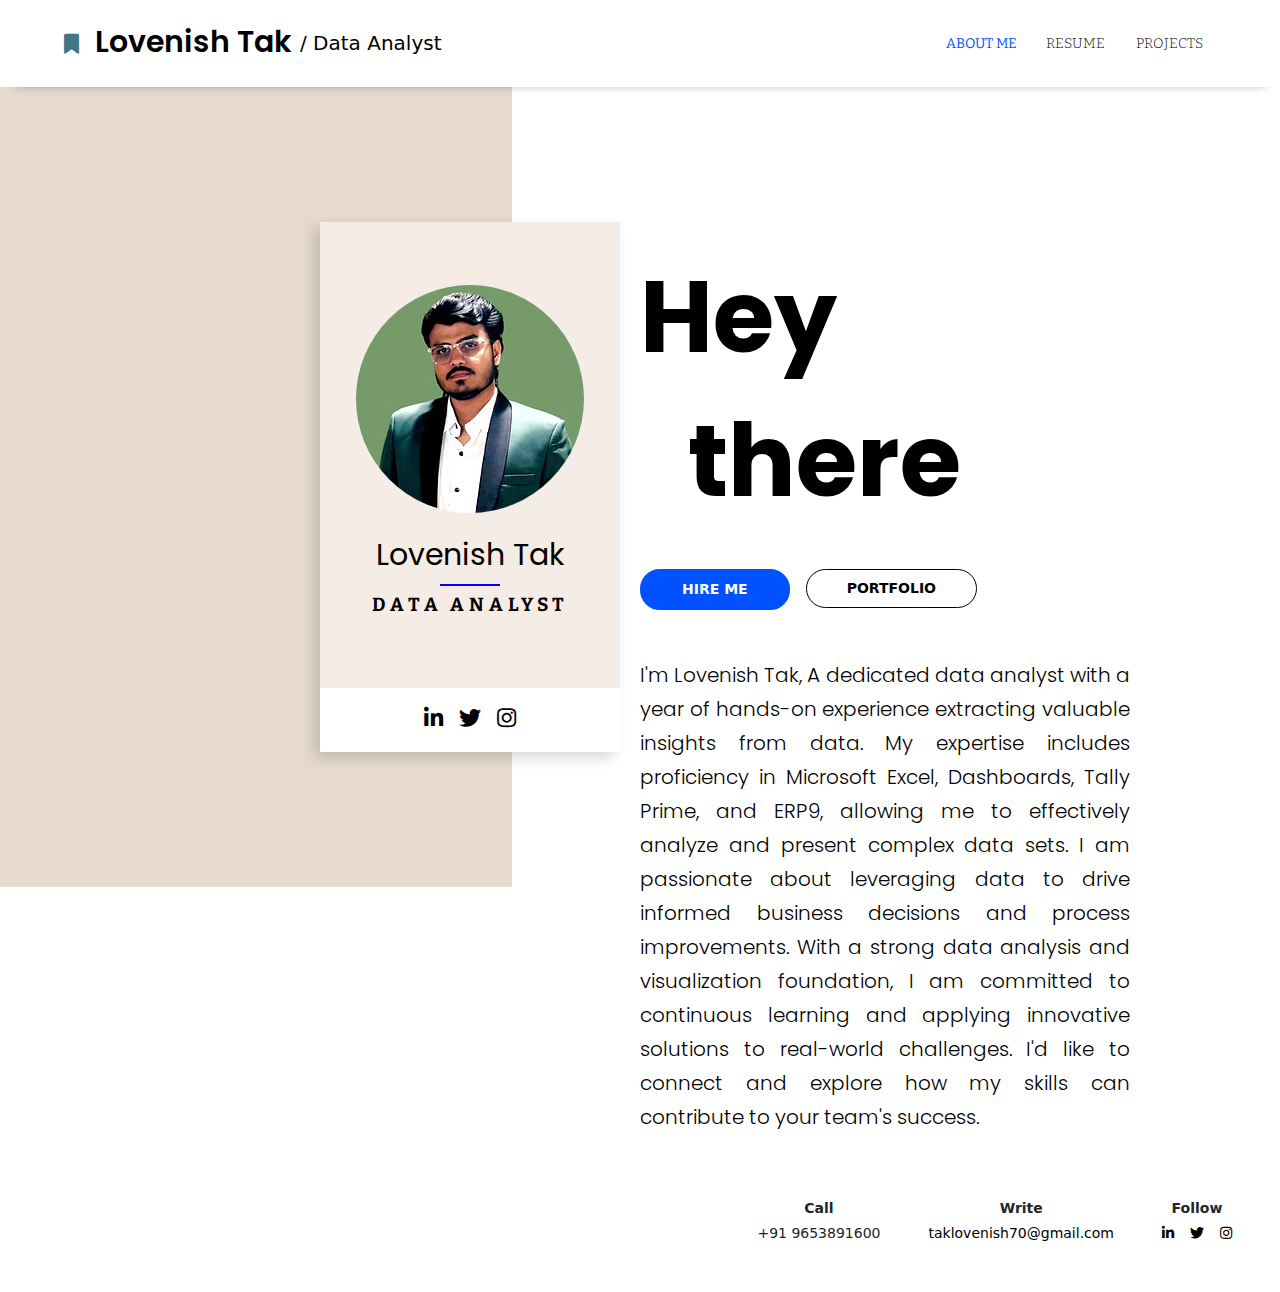
<file: index.html>
<!DOCTYPE html>
<html lang="en">

<head>
    <meta charset="UTF-8">
    <meta name="viewport" content="width=device-width, initial-scale=1.0">
    <title>Lovenish | About Me</title>
    <link rel="icon" href="images/logo.png" type="image/x-icon">
    <!-- font awesome cdn START -->
    <link rel="stylesheet" href="https://cdnjs.cloudflare.com/ajax/libs/font-awesome/6.7.2/css/all.min.css"
        integrity="sha512-Evv84Mr4kqVGRNSgIGL/F/aIDqQb7xQ2vcrdIwxfjThSH8CSR7PBEakCr51Ck+w+/U6swU2Im1vVX0SVk9ABhg=="
        crossorigin="anonymous" referrerpolicy="no-referrer" />
    <!-- font awesome cdn END -->
    <!-- bootstrap cdn start -->
    <link href="https://cdn.jsdelivr.net/npm/bootstrap@5.3.3/dist/css/bootstrap.min.css" rel="stylesheet"
        integrity="sha384-QWTKZyjpPEjISv5WaRU9OFeRpok6YctnYmDr5pNlyT2bRjXh0JMhjY6hW+ALEwIH" crossorigin="anonymous">
    <!-- bootstrap cdn End -->
    <!-- Poppins font cdn start -->
    <link
        href="https://fonts.googleapis.com/css2?family=Poppins:ital,wght@0,100;0,200;0,300;0,400;0,500;0,600;0,700;0,800;0,900;1,100;1,200;1,300;1,400;1,500;1,600;1,700;1,800;1,900&display=swap"
        rel="stylesheet">
    <!-- Poppins font cdn end -->
    <!-- bitter font cdn start -->
    <link
        href="https://fonts.googleapis.com/css2?family=Bitter:ital,wght@0,100..900;1,100..900&family=Poppins:ital,wght@0,100;0,200;0,300;0,400;0,500;0,600;0,700;0,800;0,900;1,100;1,200;1,300;1,400;1,500;1,600;1,700;1,800;1,900&display=swap"
        rel="stylesheet">
    <!-- bitter font cdn end -->
    <!-- menu cdn start -->
    <link rel="stylesheet" href="https://cdnjs.cloudflare.com/ajax/libs/font-awesome/5.7.2/css/all.min.css">
    <!-- menu cdn end  -->
    <link rel="stylesheet" href="css/style.css">
    <link rel="stylesheet" href="css/media.css">
</head>

<body>
    <!-- header start -->
    <header>
        <div class="topbar">
            <div class="px-xl-5 px-2">
                <div class="row px-3 py-4 d-flex justify-content-between">
                    <div class="col-md-6 col-sm-8 xyzzz d-flex justify-content-start gap-3 align-items-center">
                        <i class="fa-solid fa-bookmark pointer"></i>
                        <a href="#" class="leptop-visiable">
                            <div class="d-flex gap-2 align-items-end">
                                <h1 class="Poppins name-header">Lovenish Tak <br></h1>
                                <h5 class="fw-light">/ Data Analyst</h5>
                            </div>
                        </a>
                        <a href="#" class="mobile-visiable" style="width: 100%;">
                            <div class="gap-2 align-items-end">
                                <h1 class="Poppins name-header">Lovenish Tak <br></h1>
                                <h5 class="fw-light">&nbsp; Data Analyst</h5>
                            </div>
                        </a>
                    </div>
                    <div class="wrapper mobile-visiable">
                        <div class="icon nav-icon-5">
                            <span></span>
                            <span></span>
                            <span></span>
                        </div>
                    </div>
                    <div class="col-6 d-flex justify-content-end top-right gap-lg-0 gap-5">
                        <div
                            class="col-lg-2 col-12 d-flex justify-content-center align-items-center text-uppercase fs-small">
                            <a href="#" class="primary-active">About Me</a>
                        </div>
                        <div
                            class="col-lg-2 col-12 d-flex justify-content-center align-items-center text-uppercase fs-small">
                            <a href="resume.html" class="hover-primary">Resume</a>
                        </div>
                        <div
                            class="col-lg-2 col-12 d-flex justify-content-center align-items-center text-uppercase fs-small">
                            <a href="projects.html" class="hover-primary">Projects</a>
                        </div>
                    </div>

                </div>
            </div>
        </div>
    </header>
    <!-- header end -->
    <!-- main section start -->
    <div class="main d-flex justify-content-between">
        <div class="main-left">

        </div>
        <div class="px-xl-4 px-0 main-center d-flex align-items-center">
            <div class="persnal-card">
                <div class="pc-tp d-flex justify-content-center align-items-center">
                    <div class="d-flex flex-column align-items-center">
                        <img src="images/Prosnal_card.jpg" width="228px" height="228px" alt="profile" class="img-fluid rounded-circle">
                        <h1 class="Poppins name-header mt-4 fw-normal default">Lovenish Tak</h1>
                        <div class="hr1 mt-2"></div>
                        <h5 class="mt-2 text-uppercase txt--1 default">Data Analyst</h5>
                    </div>
                </div>
                <div class="pc-bt d-flex justify-content-center align-items-center">
                    <a target="_blank" href="https://www.linkedin.com/in/lovenish-tak-859a64293/" class="mx-3">
                        <i class="fa-brands fa-linkedin-in"></i>
                    </a>
                    <a target="_blank" class="new-tab" href="https://x.com/LovenishTak" class="mx-3">
                        <i class="fa-brands fa-twitter"></i>
                    </a>
                    <a target="_blank" href="https://www.instagram.com/lovenish_tak24?igsh=MTE3Zzh6ZXBmajF5OQ==" class="mx-3">
                        <i class="fab fa-instagram"></i>
                    </a>
                </div>
            </div>
        </div>
        <div class="main-right">
            <div class="mr-tp leptop-visiable">
                <h1 class="ht-big default">Hey</h1>
                <h1 class="ht-big ms-5 mt-4 default">there</h1>
            </div>
            <div class="btns-of-hire d-flex gap-3 mt-5">
                <a href="resume.html"><button class="btn-1">Hire Me</button></a>
                <a href="projects.html"><button class="btn-2">Portfolio</button></a>
            </div>
            <div class="mr-tp mobile-visiable mt-5">
                <h1 class="ht-big default">Hey</h1>
                <h1 class="ht-big ms-3 default">there</h1>
            </div>
            <div class="para">
                <p class="mt-xl-5">
                    I'm Lovenish Tak, A dedicated data analyst with a year of hands-on experience extracting
                    valuable insights from data. My expertise includes proficiency in Microsoft Excel, Dashboards, Tally
                    Prime, and ERP9, allowing me to effectively analyze and present complex data sets. I am passionate
                    about leveraging data to drive informed business decisions and process improvements. With a strong
                    data analysis and visualization foundation, I am committed to continuous learning and applying
                    innovative solutions to real-world challenges. I'd like to connect and explore how my skills can
                    contribute to your team's success.
                </p>
            </div>
        </div>
    </div>
    <!-- main section end -->
    <!-- footer saction start -->
    <footer>
        <div class="footer d-flex justify-content-end p-5 gap-5">
            <div class="ft-boxes d-flex flex-column gap-1 align-items-center">
                <div class="fw-bold default">Call</div>
                <div class="fw-light pointer">
                    +91 9653891600
                </div>
            </div>
            <div class="ft-boxes d-flex flex-column gap-1 align-items-center">
                <div class="fw-bold default">Write</div>
                <div class="fw-light pointer">
                    <a data-auto-recognition="true" href="mailto:taklovenish70@gmail.com" class="wixui-rich-text__text">taklovenish70@gmail.com</a>
                </div>
            </div>
            <div class="ft-boxes d-flex flex-column gap-1 align-items-center">
                <div class="fw-bold default">Follow</div>
                <div class="ft-boxes-iconss d-flex gap-3">
                    <a target="_blank" href="https://www.linkedin.com/in/lovenish-tak-859a64293/"><i class="fa-brands fa-linkedin-in"></i></a>
                    <a class="new-tab" target="_blank" href="https://x.com/LovenishTak"><i class="fa-brands fa-twitter"></i></a>
                    <a target="_blank" href="https://www.instagram.com/lovenish_tak24?igsh=MTE3Zzh6ZXBmajF5OQ=="><i class="fab fa-instagram"></i></a>
                </div>
            </div>
        </div>
    </footer>
    <!-- footer saction end -->
</body>
<!-- bootstrap cdn start -->
<script src="https://cdn.jsdelivr.net/npm/bootstrap@5.3.3/dist/js/bootstrap.bundle.min.js"
    integrity="sha384-YvpcrYf0tY3lHB60NNkmXc5s9fDVZLESaAA55NDzOxhy9GkcIdslK1eN7N6jIeHz"
    crossorigin="anonymous"></script>
<!-- bootstrap cdn end -->
<script src="js/app.js"></script>

</html>
</file>
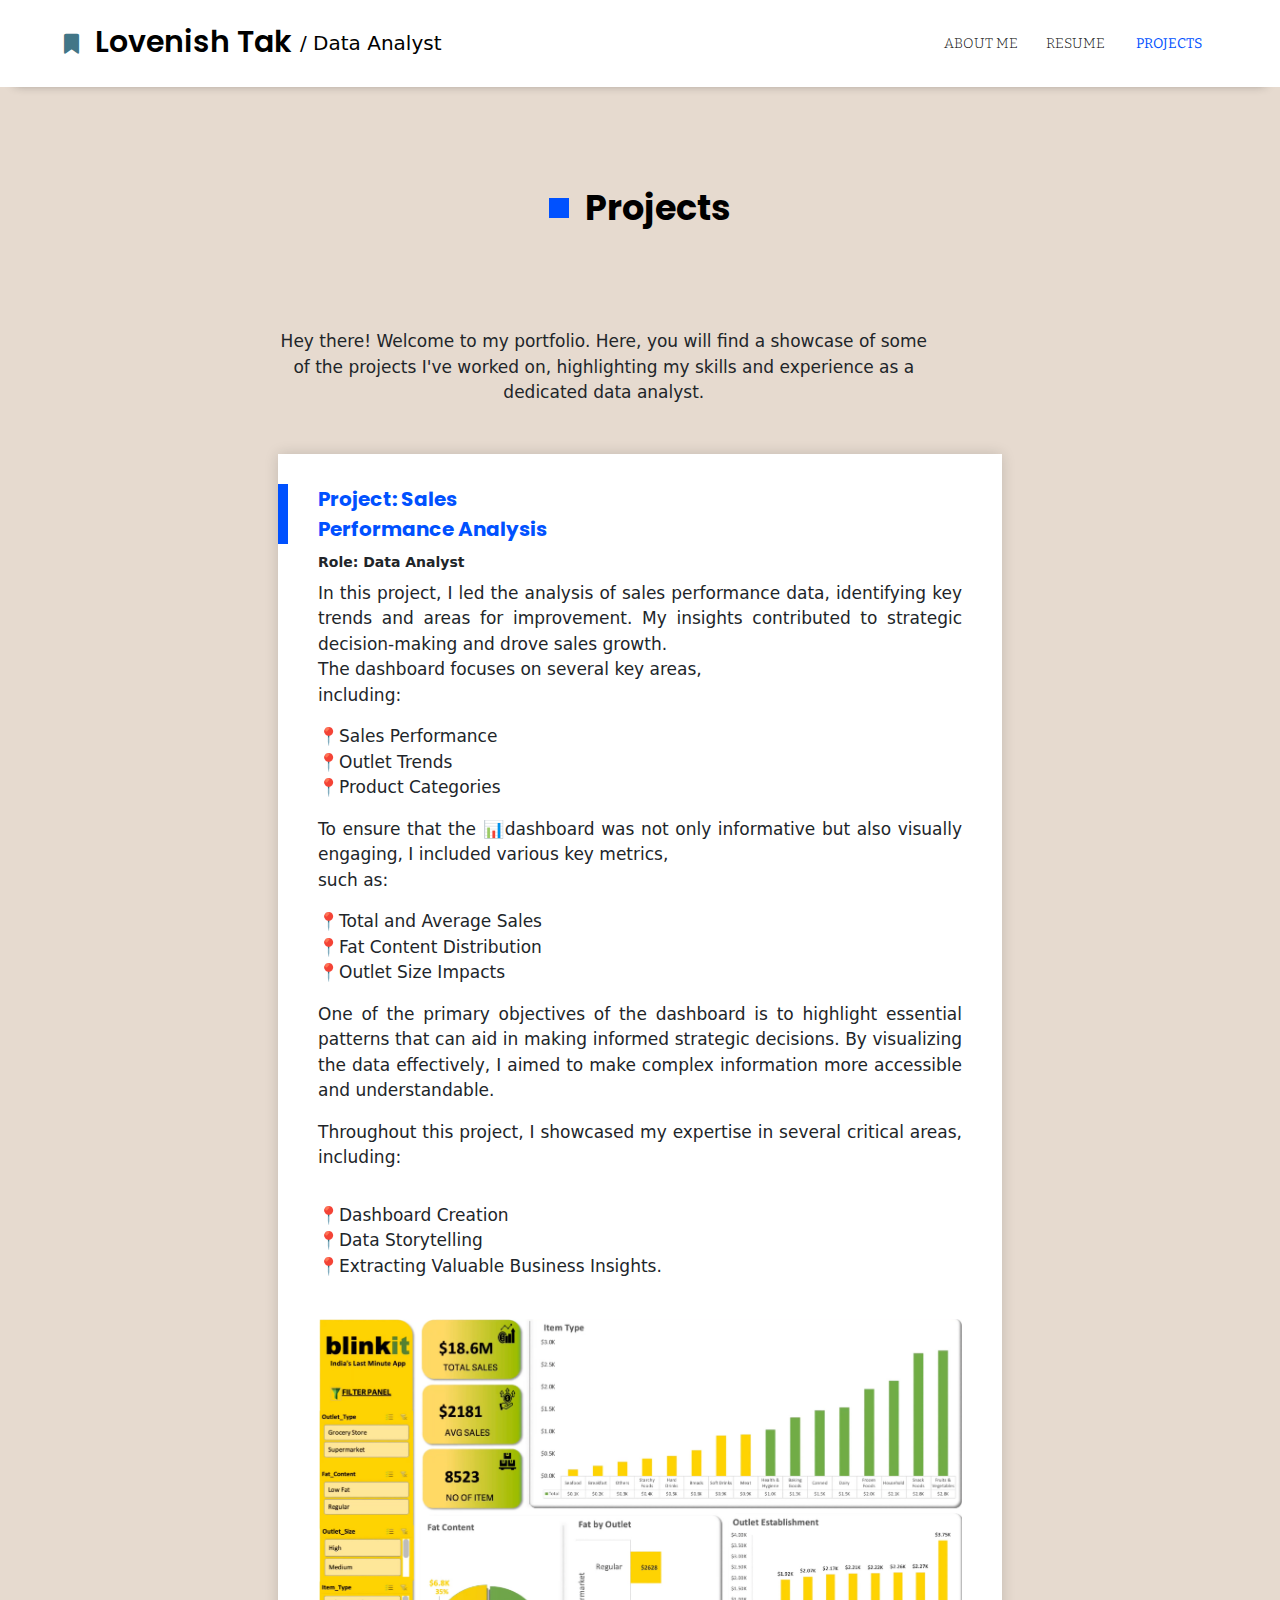
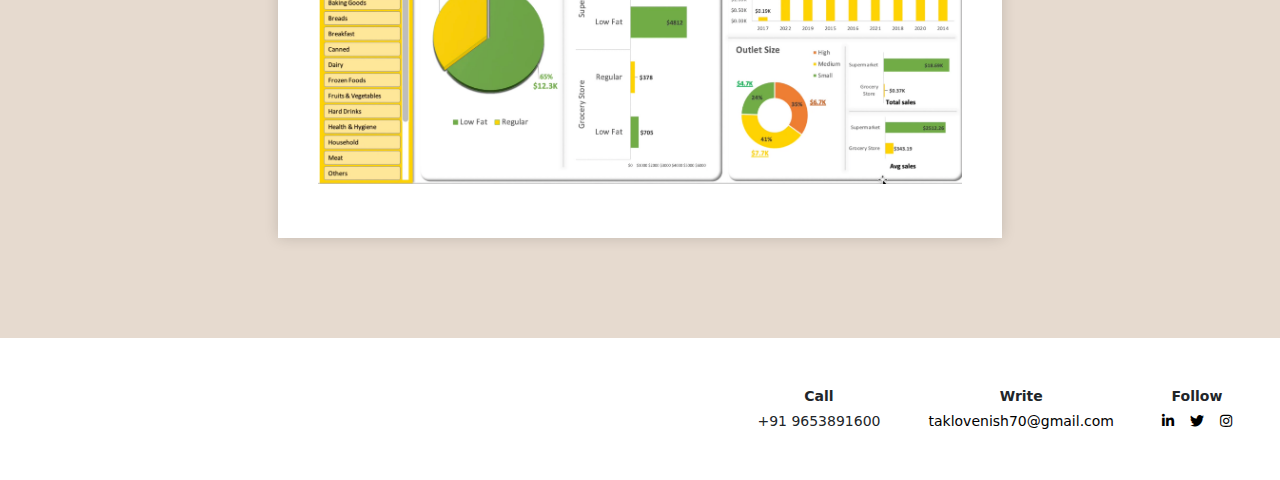
<file: projects.html>
<!DOCTYPE html>
<html lang="en">

<head>
    <meta charset="UTF-8">
    <meta name="viewport" content="width=device-width, initial-scale=1.0">
    <title>Lovenish | Projects</title>
    <link rel="icon" href="images/logo.png" type="image/x-icon">
    <!-- font awesome cdn START -->
    <link rel="stylesheet" href="https://cdnjs.cloudflare.com/ajax/libs/font-awesome/6.7.2/css/all.min.css"
        integrity="sha512-Evv84Mr4kqVGRNSgIGL/F/aIDqQb7xQ2vcrdIwxfjThSH8CSR7PBEakCr51Ck+w+/U6swU2Im1vVX0SVk9ABhg=="
        crossorigin="anonymous" referrerpolicy="no-referrer" />
    <!-- font awesome cdn END -->
    <!-- bootstrap cdn start -->
    <link href="https://cdn.jsdelivr.net/npm/bootstrap@5.3.3/dist/css/bootstrap.min.css" rel="stylesheet"
        integrity="sha384-QWTKZyjpPEjISv5WaRU9OFeRpok6YctnYmDr5pNlyT2bRjXh0JMhjY6hW+ALEwIH" crossorigin="anonymous">
    <!-- bootstrap cdn End -->
    <!-- Poppins font cdn start -->
    <link
        href="https://fonts.googleapis.com/css2?family=Poppins:ital,wght@0,100;0,200;0,300;0,400;0,500;0,600;0,700;0,800;0,900;1,100;1,200;1,300;1,400;1,500;1,600;1,700;1,800;1,900&display=swap"
        rel="stylesheet">
    <!-- Poppins font cdn end -->
    <!-- bitter font cdn start -->
    <link
        href="https://fonts.googleapis.com/css2?family=Bitter:ital,wght@0,100..900;1,100..900&family=Poppins:ital,wght@0,100;0,200;0,300;0,400;0,500;0,600;0,700;0,800;0,900;1,100;1,200;1,300;1,400;1,500;1,600;1,700;1,800;1,900&display=swap"
        rel="stylesheet">
    <!-- bitter font cdn end -->
    <!-- menu cdn start -->
    <link rel="stylesheet" href="https://cdnjs.cloudflare.com/ajax/libs/font-awesome/5.7.2/css/all.min.css">
    <!-- menu cdn end  -->
    <link rel="stylesheet" href="css/style.css">
    <link rel="stylesheet" href="css/media.css">
</head>

<body>
    <!-- header start -->
    <header>
        <div class="topbar">
            <div class="px-xl-5 px-2">
                <div class="row px-3 py-4 d-flex justify-content-between">
                    <div class="col-md-6 col-sm-8 xyzzz d-flex justify-content-start gap-3 align-items-center">
                        <i class="fa-solid fa-bookmark pointer"></i>
                        <a href="index.html" class="leptop-visiable">
                            <div class="d-flex gap-2 align-items-end">
                                <h1 class="Poppins name-header">Lovenish Tak <br></h1>
                                <h5 class="fw-light">/ Data Analyst</h5>
                            </div>
                        </a>
                        <a href="index.html" class="mobile-visiable" style="width: 100%;">
                            <div class="gap-2 align-items-end">
                                <h1 class="Poppins name-header">Lovenish Tak <br></h1>
                                <h5 class="fw-light">&nbsp; Data Analyst</h5>
                            </div>
                        </a>
                    </div>
                    <div class="wrapper mobile-visiable">
                        <div class="icon nav-icon-5">
                            <span></span>
                            <span></span>
                            <span></span>
                        </div>
                    </div>
                    <div class="col-6 d-flex justify-content-end top-right gap-lg-0 gap-5">
                        <div
                            class="col-lg-2 col-12 d-flex justify-content-center align-items-center text-uppercase fs-small">
                            <a href="index.html" class="hover-primary">About Me</a>
                        </div>
                        <div
                            class="col-lg-2 col-12 d-flex justify-content-center align-items-center text-uppercase fs-small">
                            <a href="resume.html" class="hover-primary">Resume</a>
                        </div>
                        <div
                            class="col-lg-2 col-12 d-flex justify-content-center align-items-center text-uppercase fs-small">
                            <a href="#" class="primary-active">Projects</a>
                        </div>
                    </div>

                </div>
            </div>
        </div>
    </header>
    <!-- header end -->
    <!-- main section start -->
    <div class="main-resume">
        <div class="main-resume-child">
            <div class="resume-heading d-flex align-items-center justify-content-center gap-3">
                <div class="box-blue"></div>
                <h1 class="Poppins m-0 default" style="font-size: 35px; font-weight: bold;">Projects</h1>
            </div>
            <div class="para-1">
                <p class="fs-smaller text-center" style="width: 90%;">
                    Hey there! Welcome to my portfolio. Here, you will find a showcase of some of the projects I've
                    worked on, highlighting my skills and experience as a dedicated data analyst.
                </p>
            </div>
            <div class="containers-boxs d-flex mt-5 flex-column" style="padding-bottom: 30px; padding-top: 30px;">
                <div class="c-b-left">
                    <div class="position-relative Poppins m-0 exp-text default fs-small-1">
                        <div class="c-b-l-left-box"></div>
                        <div>
                            <div>
                                Project: Sales
                            </div>
                            <div>
                                Performance Analysis
                            </div>
                        </div>
                    </div>
                </div>
                <div class="fw-bold fs-smallest my-2">Role: Data Analyst</div>
                <div class="para-1">
                    <p class="fs-smaller text-justify">In this project, I led the analysis of sales performance data,
                        identifying key trends and areas
                        for improvement. My insights contributed to strategic decision-making and drove sales growth.
                    </p>
                    <p class="fs-smaller text-justify">The dashboard focuses on several key areas,</p>
                    <p class="fs-smaller text-justify">including:</p>
                </div>
                <div class="para-1 my-3">
                    <p class="fs-smaller text-justify">
                        📍Sales Performance
                    </p>
                    <p class="fs-smaller text-justify">
                        📍Outlet Trends
                    </p>
                    <p class="fs-smaller text-justify">
                        📍Product Categories
                    </p>
                </div>
                <div class="para-1">
                    <p class="fs-smaller text-justify">To ensure that the 📊dashboard was not only informative but also
                        visually engaging, I included various key metrics,
                    </p>
                    <p class="fs-smaller text-justify">such as:</p>
                </div>
                <div class="para-1 my-3">
                    <p class="fs-smaller text-justify">
                        📍Total and Average Sales
                    </p>
                    <p class="fs-smaller text-justify">
                        📍Fat Content Distribution
                    </p>
                    <p class="fs-smaller text-justify">
                        📍Outlet Size Impacts
                    </p>
                </div>
                <div class="para-1">
                    <p class="fs-smaller text-justify">One of the primary objectives of the dashboard is to highlight
                        essential patterns that can aid in making informed strategic decisions. By visualizing the data
                        effectively, I aimed to make complex information more accessible and understandable.
                    </p>
                    <p class="fs-smaller text-justify my-3">Throughout this project, I showcased my expertise in several critical areas, including:</p>
                </div>
                <div class="para-1 my-3">
                    <p class="fs-smaller text-justify">
                        📍Dashboard Creation
                    </p>
                    <p class="fs-smaller text-justify">
                        📍Data Storytelling
                    </p>
                    <p class="fs-smaller text-justify">
                        📍Extracting Valuable Business Insights.
                    </p>
                </div>
                <div class="Product-img my-4">
                    <img src="images/product.png" alt="" width="100%">
                </div>
            </div>
        </div>
    </div>
    <!-- main section end -->
    <!-- footer saction start -->
    <footer>
        <div class="footer d-flex justify-content-end p-5 gap-5">
            <div class="ft-boxes d-flex flex-column gap-1 align-items-center">
                <div class="fw-bold default">Call</div>
                <div class="fw-light pointer">
                    +91 9653891600
                </div>
            </div>
            <div class="ft-boxes d-flex flex-column gap-1 align-items-center">
                <div class="fw-bold default">Write</div>
                <div class="fw-light pointer">
                    <a data-auto-recognition="true" href="mailto:taklovenish70@gmail.com" class="wixui-rich-text__text">taklovenish70@gmail.com</a>
                </div>
            </div>
            <div class="ft-boxes d-flex flex-column gap-1 align-items-center">
                <div class="fw-bold default">Follow</div>
                <div class="ft-boxes-iconss d-flex gap-3">
                    <a class="new-tab" href="https://www.linkedin.com/in/lovenish-tak-859a64293/" target="_blank"><i
                            class="fa-brands fa-linkedin-in"></i></a>
                    <a class="new-tab" href="https://x.com/LovenishTak"><i class="fa-brands fa-twitter"></i></a>
                    <a class="new-tab" href="https://www.instagram.com/lovenish_tak24?igsh=MTE3Zzh6ZXBmajF5OQ==" target="_blank"><i
                            class="fab fa-instagram"></i></a>
                </div>
            </div>
        </div>
    </footer>
    <!-- footer saction end -->
</body>
<!-- bootstrap cdn start -->
<script src="https://cdn.jsdelivr.net/npm/bootstrap@5.3.3/dist/js/bootstrap.bundle.min.js"
    integrity="sha384-YvpcrYf0tY3lHB60NNkmXc5s9fDVZLESaAA55NDzOxhy9GkcIdslK1eN7N6jIeHz"
    crossorigin="anonymous"></script>
<!-- bootstrap cdn end -->
<script src="js/app.js"></script>

</html>
</file>
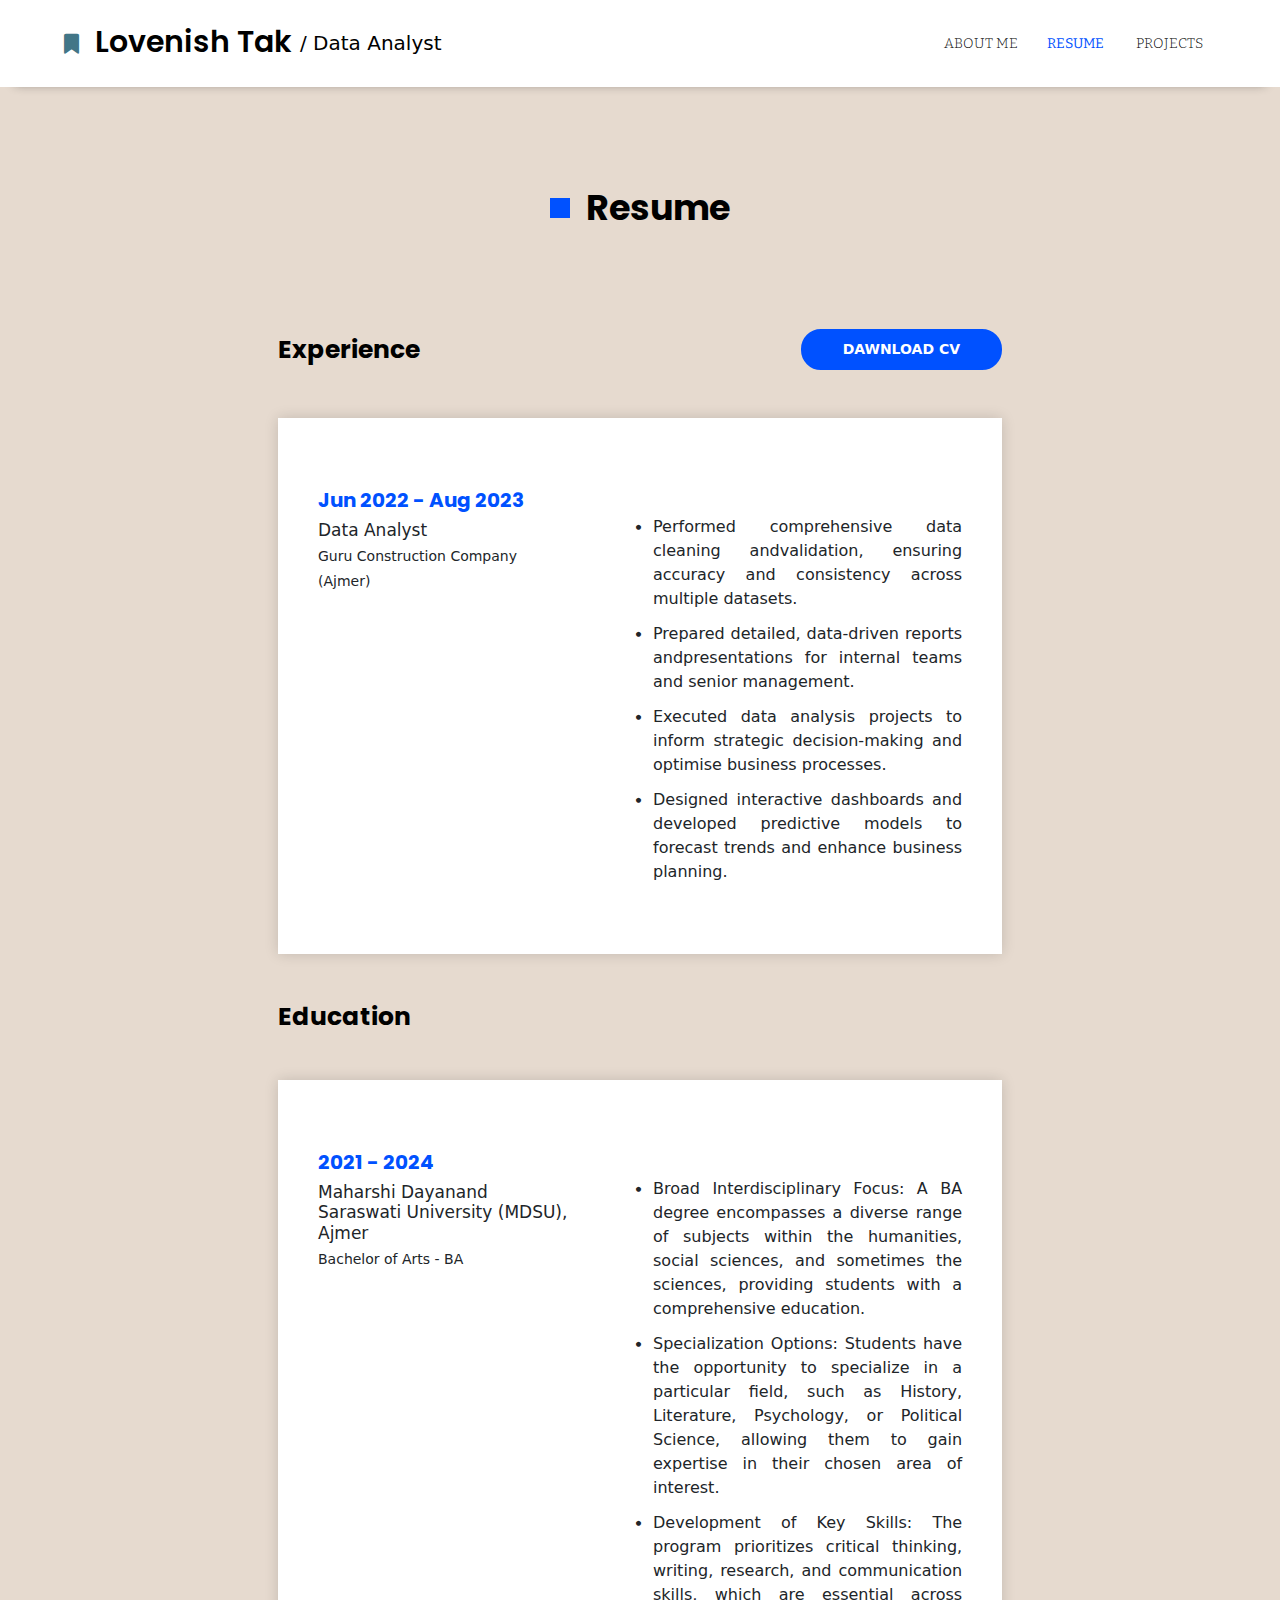
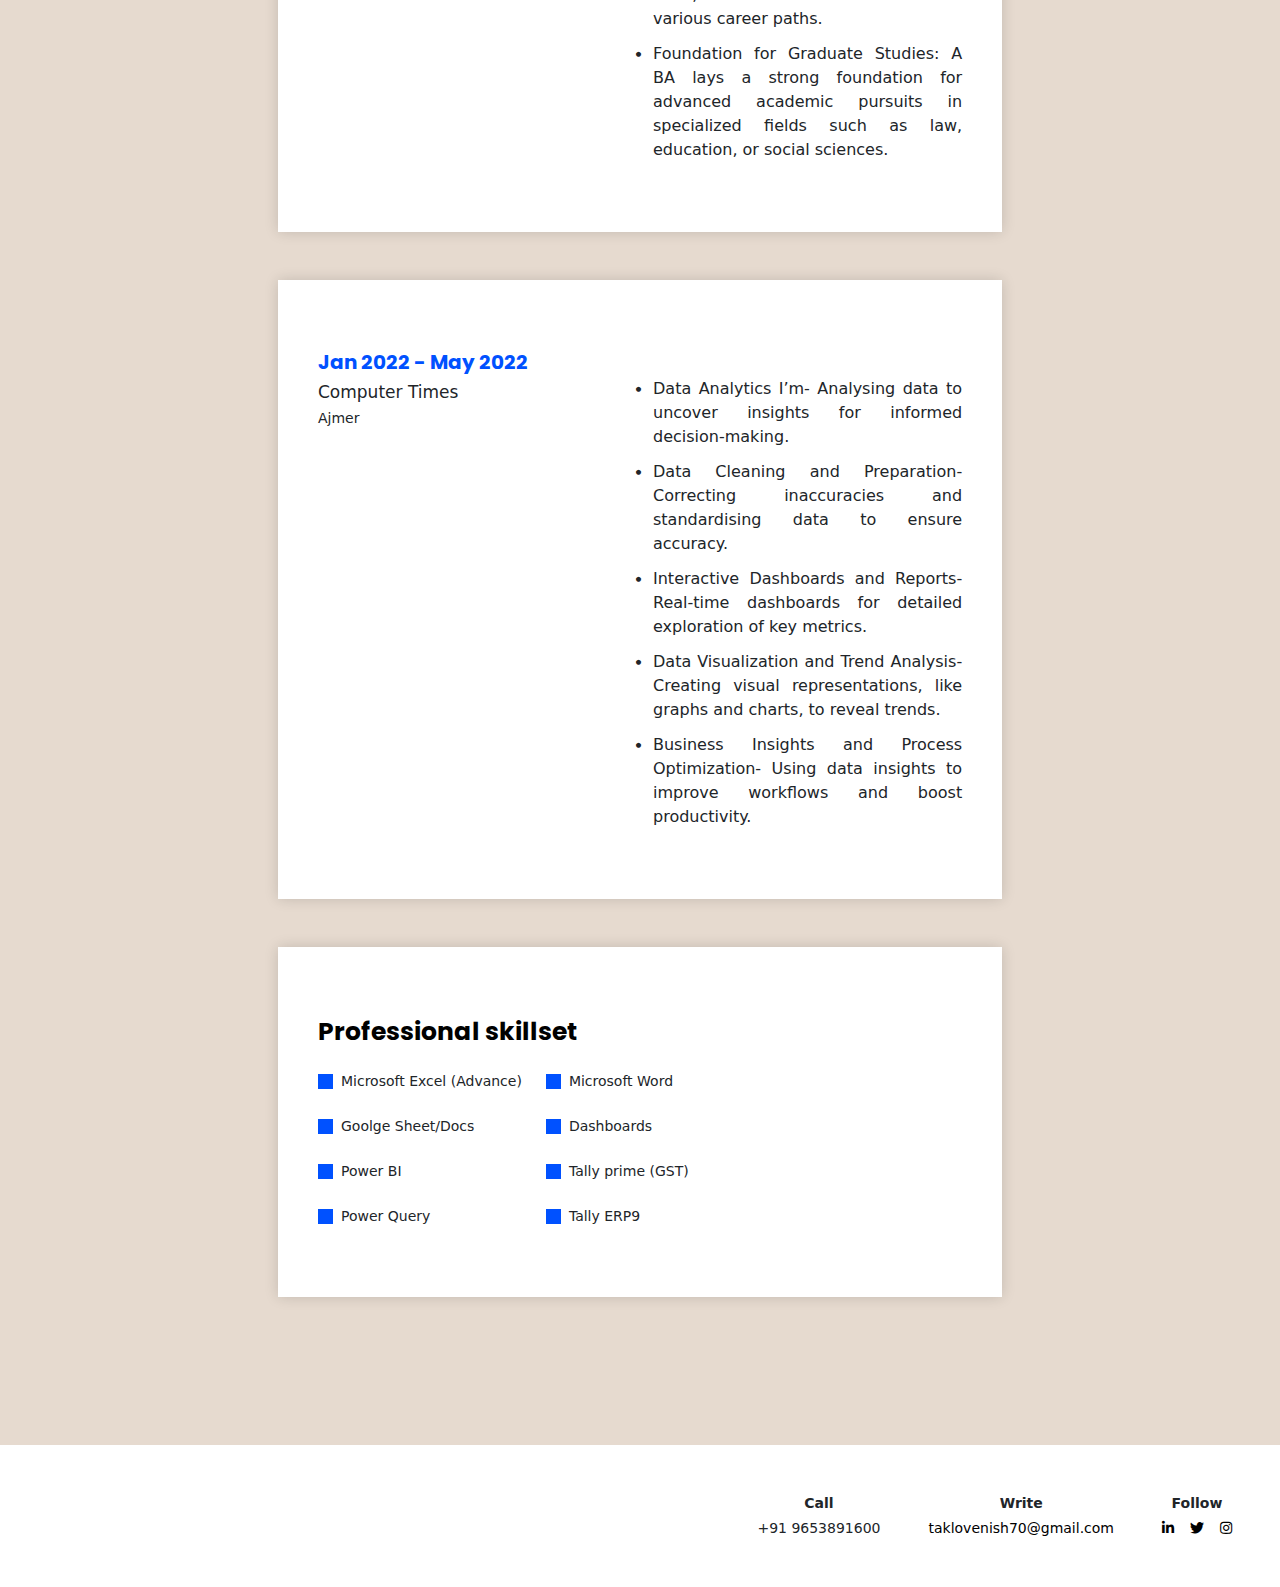
<file: resume.html>
<!DOCTYPE html>
<html lang="en">

<head>
    <meta charset="UTF-8">
    <meta name="viewport" content="width=device-width, initial-scale=1.0">
    <title>Lovenish | Resume</title>
    <link rel="icon" href="images/logo.png" type="image/x-icon">
    <!-- font awesome cdn START -->
    <link rel="stylesheet" href="https://cdnjs.cloudflare.com/ajax/libs/font-awesome/6.7.2/css/all.min.css"
        integrity="sha512-Evv84Mr4kqVGRNSgIGL/F/aIDqQb7xQ2vcrdIwxfjThSH8CSR7PBEakCr51Ck+w+/U6swU2Im1vVX0SVk9ABhg=="
        crossorigin="anonymous" referrerpolicy="no-referrer" />
    <!-- font awesome cdn END -->
    <!-- bootstrap cdn start -->
    <link href="https://cdn.jsdelivr.net/npm/bootstrap@5.3.3/dist/css/bootstrap.min.css" rel="stylesheet"
        integrity="sha384-QWTKZyjpPEjISv5WaRU9OFeRpok6YctnYmDr5pNlyT2bRjXh0JMhjY6hW+ALEwIH" crossorigin="anonymous">
    <!-- bootstrap cdn End -->
    <!-- Poppins font cdn start -->
    <link
        href="https://fonts.googleapis.com/css2?family=Poppins:ital,wght@0,100;0,200;0,300;0,400;0,500;0,600;0,700;0,800;0,900;1,100;1,200;1,300;1,400;1,500;1,600;1,700;1,800;1,900&display=swap"
        rel="stylesheet">
    <!-- Poppins font cdn end -->
    <!-- bitter font cdn start -->
    <link
        href="https://fonts.googleapis.com/css2?family=Bitter:ital,wght@0,100..900;1,100..900&family=Poppins:ital,wght@0,100;0,200;0,300;0,400;0,500;0,600;0,700;0,800;0,900;1,100;1,200;1,300;1,400;1,500;1,600;1,700;1,800;1,900&display=swap"
        rel="stylesheet">
    <!-- bitter font cdn end -->
    <!-- menu cdn start -->
    <link rel="stylesheet" href="https://cdnjs.cloudflare.com/ajax/libs/font-awesome/5.7.2/css/all.min.css">
    <!-- menu cdn end  -->
    <link rel="stylesheet" href="css/style.css">
    <link rel="stylesheet" href="css/media.css">
</head>

<body>
    <!-- header start -->
    <header>
        <div class="topbar">
            <div class="px-xl-5 px-2">
                <div class="row px-3 py-4 d-flex justify-content-between">
                    <div class="col-md-6 col-sm-8 xyzzz d-flex justify-content-start gap-3 align-items-center">
                        <i class="fa-solid fa-bookmark pointer"></i>
                        <a href="index.html" class="leptop-visiable">
                            <div class="d-flex gap-2 align-items-end">
                                <h1 class="Poppins name-header">Lovenish Tak <br></h1>
                                <h5 class="fw-light">/ Data Analyst</h5>
                            </div>
                        </a>
                        <a href="index.html" class="mobile-visiable" style="width: 100%;">
                            <div class="gap-2 align-items-end">
                                <h1 class="Poppins name-header">Lovenish Tak <br></h1>
                                <h5 class="fw-light">&nbsp; Data Analyst</h5>
                            </div>
                        </a>
                    </div>
                    <div class="wrapper mobile-visiable">
                        <div class="icon nav-icon-5">
                            <span></span>
                            <span></span>
                            <span></span>
                        </div>
                    </div>
                    <div class="col-6 d-flex justify-content-end top-right gap-lg-0 gap-5">
                        <div
                            class="col-lg-2 col-12 d-flex justify-content-center align-items-center text-uppercase fs-small">
                            <a href="index.html" class="hover-primary">About Me</a>
                        </div>
                        <div
                            class="col-lg-2 col-12 d-flex justify-content-center align-items-center text-uppercase fs-small">
                            <a href="#" class="primary-active">Resume</a>
                        </div>
                        <div
                            class="col-lg-2 col-12 d-flex justify-content-center align-items-center text-uppercase fs-small">
                            <a href="projects.html" class="hover-primary">Projects</a>
                        </div>
                    </div>

                </div>
            </div>
        </div>
    </header>
    <!-- header end -->
    <!-- main section start -->
    <div class="main-resume">
        <div class="main-resume-child">
            <div class="resume-heading d-flex align-items-center justify-content-center gap-3">
                <div class="box-blue"></div>
                <h1 class="Poppins m-0 default" style="font-size: 35px; font-weight: bold;">Resume</h1>
            </div>
            <div class="exprinance-box pb-5 c-cont d-flex justify-content-between align-items-center">
                <h2 class="Poppins m-0 exp-text default">Experience</h2>
                <a target="_blank"
                    href="https://fe3f4414-8031-40b7-83a2-69cc32b15b9b.filesusr.com/ugd/b59332_52e3d81aab14425ca236630691284f66.pdf">
                    <button class="btn-1">Dawnload CV</button>
                </a>
            </div>
            <div class="containers-boxs d-flex ">
                <div class="c-b-left">
                    <h3 class="Poppins m-0 exp-text default fs-small-1">Jun 2022 - Aug 2023</h3>
                    <h6 class="fw-normal my-2 fs-smaller default">Data Analyst</h6>
                    <h6 class="fw-normal my-2 default fs-smallest">Guru Construction Company</h6>
                    <h6 class="fw-normal my-2 default fs-smallest">(Ajmer)</h6>
                </div>
                <div class="c-b-right mt-4 d-flex flex-column gap-2">
                    <div class="row roww-1 d-flex align-items-start">
                        <div class="col-1 px-2 w-max">
                            <i class="fa-solid fa-circle fs-smallest" style="font-size: 5px;"></i>
                        </div>
                        <div class="col-11 margin-top default text-justify px-1">
                            Performed comprehensive data cleaning andvalidation, ensuring accuracy and consistency
                            across multiple datasets.
                        </div>
                    </div>
                    <div class="row roww-1 d-flex align-items-start">
                        <div class="col-1 px-2 w-max">
                            <i class="fa-solid fa-circle fs-smallest" style="font-size: 5px;"></i>
                        </div>
                        <div class="col-11 margin-top default text-justify px-1">
                            Prepared detailed, data-driven reports andpresentations for internal teams and senior
                            management.
                        </div>
                    </div>
                    <div class="row roww-1 d-flex align-items-start">
                        <div class="col-1 px-2 w-max">
                            <i class="fa-solid fa-circle fs-smallest" style="font-size: 5px;"></i>
                        </div>
                        <div class="col-11 margin-top default text-justify px-1">
                            Executed data analysis projects to inform strategic decision-making and optimise business
                            processes.
                        </div>
                    </div>
                    <div class="row roww-1 d-flex align-items-start">
                        <div class="col-1 px-2 w-max">
                            <i class="fa-solid fa-circle fs-smallest" style="font-size: 5px;"></i>
                        </div>
                        <div class="col-11 margin-top default text-justify px-1">
                            Designed interactive dashboards and developed predictive models to forecast trends and
                            enhance business planning.
                        </div>
                    </div>
                </div>
            </div>
            <div class="exprinance-box py-5 c-cont d-flex justify-content-start align-items-center">
                <h2 class="Poppins m-0 exp-text default">Education</h2>
            </div>
            <div class="containers-boxs mb-5 d-flex ">
                <div class="c-b-left">
                    <h3 class="Poppins m-0 exp-text default fs-small-1">2021 - 2024</h3>
                    <h6 class="fw-normal my-2 fs-smaller default max-width-80">Maharshi Dayanand Saraswati University
                        (MDSU), Ajmer
                    </h6>
                    <h6 class="fw-normal my-2 default fs-smallest">Bachelor of Arts - BA</h6>
                </div>
                <div class="c-b-right mt-4 d-flex flex-column gap-2">
                    <div class="row roww-1 d-flex align-items-start">
                        <div class="col-1 px-2 w-max">
                            <i class="fa-solid fa-circle fs-smallest" style="font-size: 5px;"></i>
                        </div>
                        <div class="col-11 margin-top default text-justify px-1">
                            Broad Interdisciplinary Focus: A BA degree encompasses a diverse range of subjects within
                            the humanities, social sciences, and sometimes the sciences, providing students with a
                            comprehensive education.
                        </div>
                    </div>
                    <div class="row roww-1 d-flex align-items-start">
                        <div class="col-1 px-2 w-max">
                            <i class="fa-solid fa-circle fs-smallest" style="font-size: 5px;"></i>
                        </div>
                        <div class="col-11 margin-top default text-justify px-1">
                            Specialization Options: Students have the opportunity to specialize in a particular field,
                            such as History, Literature, Psychology, or Political Science, allowing them to gain
                            expertise in their chosen area of interest.
                        </div>
                    </div>
                    <div class="row roww-1 d-flex align-items-start">
                        <div class="col-1 px-2 w-max">
                            <i class="fa-solid fa-circle fs-smallest" style="font-size: 5px;"></i>
                        </div>
                        <div class="col-11 margin-top default text-justify px-1">
                            Development of Key Skills: The program prioritizes critical thinking, writing, research, and
                            communication skills, which are essential across various career paths.
                        </div>
                    </div>
                    <div class="row roww-1 d-flex align-items-start">
                        <div class="col-1 px-2 w-max">
                            <i class="fa-solid fa-circle fs-smallest" style="font-size: 5px;"></i>
                        </div>
                        <div class="col-11 margin-top default text-justify px-1">
                            Foundation for Graduate Studies: A BA lays a strong foundation for advanced academic
                            pursuits in specialized fields such as law, education, or social sciences.
                        </div>
                    </div>
                </div>
            </div>
            <div class="containers-boxs mb-5 d-flex ">
                <div class="c-b-left">
                    <h3 class="Poppins m-0 exp-text default fs-small-1 max-width-80">Jan 2022 - May 2022</h3>
                    <h6 class="fw-normal my-2 fs-smaller default">Computer Times</h6>
                    <h6 class="fw-normal my-2 default fs-smallest">Ajmer</h6>
                </div>
                <div class="c-b-right mt-4 d-flex flex-column gap-2">
                    <div class="row roww-1 d-flex align-items-start">
                        <div class="col-1 px-2 w-max">
                            <i class="fa-solid fa-circle fs-smallest" style="font-size: 5px;"></i>
                        </div>
                        <div class="col-11 margin-top default text-justify px-1">
                            Data Analytics I’m- Analysing data to uncover insights for informed decision-making.
                        </div>
                    </div>
                    <div class="row roww-1 d-flex align-items-start">
                        <div class="col-1 px-2 w-max">
                            <i class="fa-solid fa-circle fs-smallest" style="font-size: 5px;"></i>
                        </div>
                        <div class="col-11 margin-top default text-justify px-1">Data Cleaning and Preparation-
                            Correcting inaccuracies and standardising data to ensure accuracy.
                        </div>
                    </div>
                    <div class="row roww-1 d-flex align-items-start">
                        <div class="col-1 px-2 w-max">
                            <i class="fa-solid fa-circle fs-smallest" style="font-size: 5px;"></i>
                        </div>
                        <div class="col-11 margin-top default text-justify px-1">
                            Interactive Dashboards and Reports- Real-time dashboards for detailed exploration of key
                            metrics.</div>
                    </div>
                    <div class="row roww-1 d-flex align-items-start">
                        <div class="col-1 px-2 w-max">
                            <i class="fa-solid fa-circle fs-smallest" style="font-size: 5px;"></i>
                        </div>
                        <div class="col-11 margin-top default text-justify px-1">
                            Data Visualization and Trend Analysis- Creating visual representations, like graphs and
                            charts, to reveal trends. </div>
                    </div>
                    <div class="row roww-1 d-flex align-items-start">
                        <div class="col-1 px-2 w-max">
                            <i class="fa-solid fa-circle fs-smallest" style="font-size: 5px;"></i>
                        </div>
                        <div class="col-11 margin-top default text-justify px-1">
                            Business Insights and Process Optimization- Using data insights to improve workflows and
                            boost productivity.
                        </div>
                    </div>
                </div>
            </div>
            <div class="containers-boxs mb-5 d-flex flex-column gap-4">
                <div class="exprinance-box c-cont d-flex justify-content-start align-items-center">
                    <h2 class="Poppins m-0 exp-text default">Professional skillset</h2>
                </div>
                <div class="row-2 default d-flex gap-4 fs-small fw-normal">
                    <div class="r2-left d-flex flex-column gap-4">
                        <div class="r2-box d-flex align-items-center gap-2">
                            <div class="box-blue-small"></div>
                            <div>Microsoft Excel (Advance)</div>
                        </div>
                        <div class="r2-box d-flex align-items-center gap-2">
                            <div class="box-blue-small"></div>
                            <div>Goolge Sheet/Docs</div>
                        </div>
                        <div class="r2-box d-flex align-items-center gap-2">
                            <div class="box-blue-small"></div>
                            <div>Power BI</div>
                        </div>
                        <div class="r2-box d-flex align-items-center gap-2">
                            <div class="box-blue-small"></div>
                            <div>Power Query</div>
                        </div>
                    </div>
                    <div class="r2-right d-flex flex-column gap-4">
                        <div class="r2-box d-flex align-items-center gap-2">
                            <div class="box-blue-small"></div>
                            <div>Microsoft Word</div>
                        </div>
                        
                        <div class="r2-box d-flex align-items-center gap-2">
                            <div class="box-blue-small"></div>
                            <div>Dashboards</div>
                        </div>
                        
                        <div class="r2-box d-flex align-items-center gap-2">
                            <div class="box-blue-small"></div>
                            <div>Tally prime (GST)</div>
                        </div>
                        <div class="r2-box d-flex align-items-center gap-2">
                            <div class="box-blue-small"></div>
                            <div>Tally ERP9</div>
                        </div>
                    </div>
                </div>
            </div>
        </div>
    </div>
    <!-- main section end -->
    <!-- footer saction start -->
    <footer>
        <div class="footer d-flex justify-content-end p-5 gap-5">
            <div class="ft-boxes d-flex flex-column gap-1 align-items-center">
                <div class="fw-bold default">Call</div>
                <div class="fw-light pointer">
                    +91 9653891600
                </div>
            </div>
            <div class="ft-boxes d-flex flex-column gap-1 align-items-center">
                <div class="fw-bold default">Write</div>
                <div class="fw-light pointer">
                    <a data-auto-recognition="true" href="mailto:taklovenish70@gmail.com" class="wixui-rich-text__text">taklovenish70@gmail.com</a>
                </div>
            </div>
            <div class="ft-boxes d-flex flex-column gap-1 align-items-center">
                <div class="fw-bold default">Follow</div>
                <div class="ft-boxes-iconss d-flex gap-3">
                    <a href="https://www.linkedin.com/in/lovenish-tak-859a64293/" target="_blank"><i class="fa-brands fa-linkedin-in"></i></a>
                    <a class="new-tab" href="https://x.com/LovenishTak"><i class="fa-brands fa-twitter" target="_blank"></i></a>
                    <a href="https://www.instagram.com/lovenish_tak24?igsh=MTE3Zzh6ZXBmajF5OQ==" target="_blank"><i class="fab fa-instagram"></i></a>
                </div>
            </div>
        </div>
    </footer>
    <!-- footer saction end -->
</body>
<!-- bootstrap cdn start -->
<script src="https://cdn.jsdelivr.net/npm/bootstrap@5.3.3/dist/js/bootstrap.bundle.min.js"
    integrity="sha384-YvpcrYf0tY3lHB60NNkmXc5s9fDVZLESaAA55NDzOxhy9GkcIdslK1eN7N6jIeHz"
    crossorigin="anonymous"></script>
<!-- bootstrap cdn end -->
<script src="js/app.js"></script>

</html>
</file>
<file: css/style.css>
header .fa-bookmark {
    color: #427687;
    font-size: 20px;
}
body{
    overflow-x: hidden;
}
* {
    margin: 0;
    padding: 0;
    box-sizing: border-box;
}

.unscroll {
    overflow: hidden;

}

a {
    text-decoration: none;
    color: black;
}

header {
    position: sticky;
    z-index: 1;
    top: 0;
    left: 0;
    box-shadow: 0px 12px 10px -15px #11111177; 
}

.topbar {
    background-color: white;
}

.Poppins {
    font-family: 'Poppins', sans-serif;
    font-weight: 600;
    font-size: 30px;
    color: black;
}

.name-header {
    margin-bottom: 3px;
    cursor: pointer;
}

.pointer {
    cursor: pointer;
}

.default {
    cursor: default;
}

.fs-small {
    font-size: 14px;
    font-weight: 300;
}

.primary-active {
    font-weight: 400;
    color: #0051ff !important;
    font-family: bitter;
}

.hover-primary {
    transition: 0.2s;
    font-family: bitter;
}

.hover-primary:hover {
    font-weight: 600;
    color: #0051ff !important;
}

.main-left {
    background-color: #e6dacf;
    width: 40%;
    height: 800px;
}

.main-center {
    position: relative;
    height: 800px;
}

.main-right {
    width: 50%;
    margin-top: 170px;
    /* background-color: rosybrown; */
}

.mobile-visiable {
    display: none;
}

.leptop-visiable {
    display: block;
}

.persnal-card {
    box-shadow: -6px 6px 13px 0px rgba(0, 0, 0, 0.151);
    max-width: 420px;
    min-width: 300px;
    height: 530px;
    position: absolute;
    right: -20px;
}

.pc-tp {
    background-color: #f5ece6;
    height: 88%;
}

.pc-bt {
    background-color: white;
    height: 12%;
}

.hr1 {
    background-color: blue;
    height: 2px;
    width: 60px;
}

.txt--1 {
    font-family: bitter, serif;
    color: black;
    letter-spacing: 0.25em;
    font-size: 19px;
    font-weight: bold;
}

.pc-bt i {
    font-size: 22px;
}

.ht-big {
    font-size: 100px;
    font-weight: bold;
    font-family: poppins, sans-serif;
    color: black;
}

.btn-1 {
    background-color: #0051ff;
    border: none;
    color: white;
    padding: 8px 40px;
    text-transform: uppercase;
    font-weight: 550;
    text-align: center;
    font-size: 14px;
    cursor: pointer;
    transition: 0.3s;
    border-radius: 20px;
    border: 2px solid #0051ff;
}

.btn-1:hover {
    background-color: transparent;
    color: black;
}

.btn-2 {
    background-color: white;
    border: none;
    color: black;
    padding: 8px 40px;
    text-transform: uppercase;
    font-weight: 550;
    text-align: center;
    font-size: 14px;
    cursor: pointer;
    transition: 0.3s;
    border-radius: 20px;
    border: 1px solid black;
}

.btn-2:hover {
    background-color: #0051ff;
    border-color: #0051ff;
    color: white;
}

.para p {
    font-family: poppins, sans-serif;
    font-size: 20px;
    font-weight: 300;
    color: black;
    line-height: 1.7;
    max-width: 490px;
    text-align: justify;
    cursor: default;
}

.footer {
    font-size: 14px;
}

.box-blue{
    background-color: #0051ff;
    height: 20px;
    width: 20px;
}
.box-blue-small{
    background-color: #0051ff;
    height: 15px;
    width: 15px;
}
.main-resume{
    background: #e6dacf;
    padding: 100px;
}
.resume-heading{
    padding-bottom: 100px;
}
.exp-text{
    font-size: 25px;
    font-weight: bold;
}
.main-resume-child{
    max-width: 724px;
    margin: 0 auto;
}
.containers-boxs{
    box-shadow: 0px 0px 13px 0px rgba(0, 0, 0, 0.151);
    padding: 70px 40px;
    background-color: white;
}
.containers-boxs{
    flex-wrap: wrap;
}
.c-b-left,.c-b-right{
    width: 50%;
    height: 100%;
}
.fs-small-1{
    font-size: 20px;
    color: #0051ff;
    cursor: default;
}
.fs-smaller{
    font-size: 17px;
}
.fs-smallest{
    font-size: 14px;
}
.text-justify{
    text-align: justify;
}
.margin-top{
    margin-top: 3px;
}
.w-max{
    max-width: max-content;
}
.max-width-80{
    max-width: 80%;
}
.row-2{
    flex-wrap: wrap;
    max-width: 450px;
}
.text-center{
    text-align: center;
}
.para-1{
    width: 100%;
    margin: 0 auto;
}
.para-1 p{
    margin: 0;
    cursor: default;
}
.c-b-l-left-box{
    position: absolute;
    background-color: #0051ff;
    height: 100%;
    width: 10px;
    left: -40px;
}
</file>
<file: css/media.css>
@media screen and (max-width: 1168px) {
    .mobile-visiable {
        display: block;
    }

    .leptop-visiable {
        display: none !important;
    }

    .top-right {
        flex-direction: column;
        position: absolute;
        width: 100vw;
        z-index: 2;
        background-color: #f5ece6;
        height: 100vh;
        margin: 0;
        padding: 0 !important;
        top: 0;
        left: 0;
        transition: 0.3s;
        opacity: 0;
        visibility: hidden;
        align-items: center !important;
        justify-content: center !important;
    }

    .top-right-show {
        opacity: 1;
        visibility: visible;
    }

    .primary-active,
    .hover-primary {
        font-size: 35px;
    }

    /* nav-icon-5 */
    .nav-icon-5 {
        width: 35px;
        height: 30px;
        margin: 10px 10px;
        position: relative;
        cursor: pointer;
        display: inline-block;
    }

    .nav-icon-5 span {
        background-color: #0051ff;
        position: absolute;
        border-radius: 2px;
        transition: .3s cubic-bezier(.8, .5, .2, 1.4);
        width: 100%;
        height: 4px;
        transition-duration: 500ms
    }

    .nav-icon-5 span:nth-child(1) {
        top: 0px;
        left: 0px;
    }

    .nav-icon-5 span:nth-child(2) {
        top: 13px;
        left: 0px;
        opacity: 1;
    }

    .nav-icon-5 span:nth-child(3) {
        bottom: 0px;
        left: 0px;
    }

    .nav-icon-5:not(.open):hover span:nth-child(1) {
        transform: rotate(-3deg) scaleY(1.1);
    }

    .nav-icon-5:not(.open):hover span:nth-child(2) {
        transform: rotate(3deg) scaleY(1.1);
    }

    .nav-icon-5:not(.open):hover span:nth-child(3) {
        transform: rotate(-4deg) scaleY(1.1);
    }

    .nav-icon-5.open span:nth-child(1) {
        transform: rotate(45deg);
        top: 13px;
    }

    .nav-icon-5.open span:nth-child(2) {
        opacity: 0;
    }

    .nav-icon-5.open span:nth-child(3) {
        transform: rotate(-45deg);
        top: 13px;
    }

    .wrapper {
        justify-self: right;
        width: max-content;
        position: relative;
        z-index: 5;
    }
    .main{
        flex-wrap: wrap;
    }
    .main-center {
        position: absolute;
        top: 50%;
        left: 50%;
        transform: translate(-50%,-40%);
    }
    .main-left,.main-right{
        width: 100%;
    }
    .main-left{
        height: 100vh;
    }
    .main-right{
        padding: 20px;
        margin-top: 50px;
        justify-content: center;
    }
    .persnal-card{
        position: static;
    }
    .para p{
        max-width: 100%;
    }
    .btns-of-hire {
        justify-content: center;
    }
    .mr-tp{
        justify-content: center;
        display: flex;
        flex-wrap: wrap;
    }
    .mr-tp h1{
        width: max-content;
        margin: 0;
        padding: 0;
    }
    .exprinance-box{
        flex-wrap: wrap;
        gap: 20px;
    }
    .xyzzz{
        max-width: 70%;
    }
    .ht-big{
        font-size: 40px;
    }
    .footer{
        flex-wrap: wrap;
        justify-content: center !important;
    }
    .name-header{
        font-size: 25px !important;
    }
}
@media screen and (max-height: 640px) and (max-width: 1170px){
    .main-center{
        transform: translate(-50%, -35%);
    }
}
@media screen and (max-width:370px){
    .main-center{
        transform: 0;
    }
    .main-resume{
        padding: 50px 5px !important;
    }
    .exprinance-box {
        padding-left: 10px;
    }
}

@media screen and (max-width:900px){
    .c-b-left,.c-b-right{
        width: 100%;
        height: max-content;
    }
    .containers-boxs{
        padding: 40px 30px;
    }
    .c-b-l-left-box{
        left: -30px;
    }
}
@media screen and (max-width:700px){
    .main-resume{
        padding: 50px;
    }
    
}
</file>
